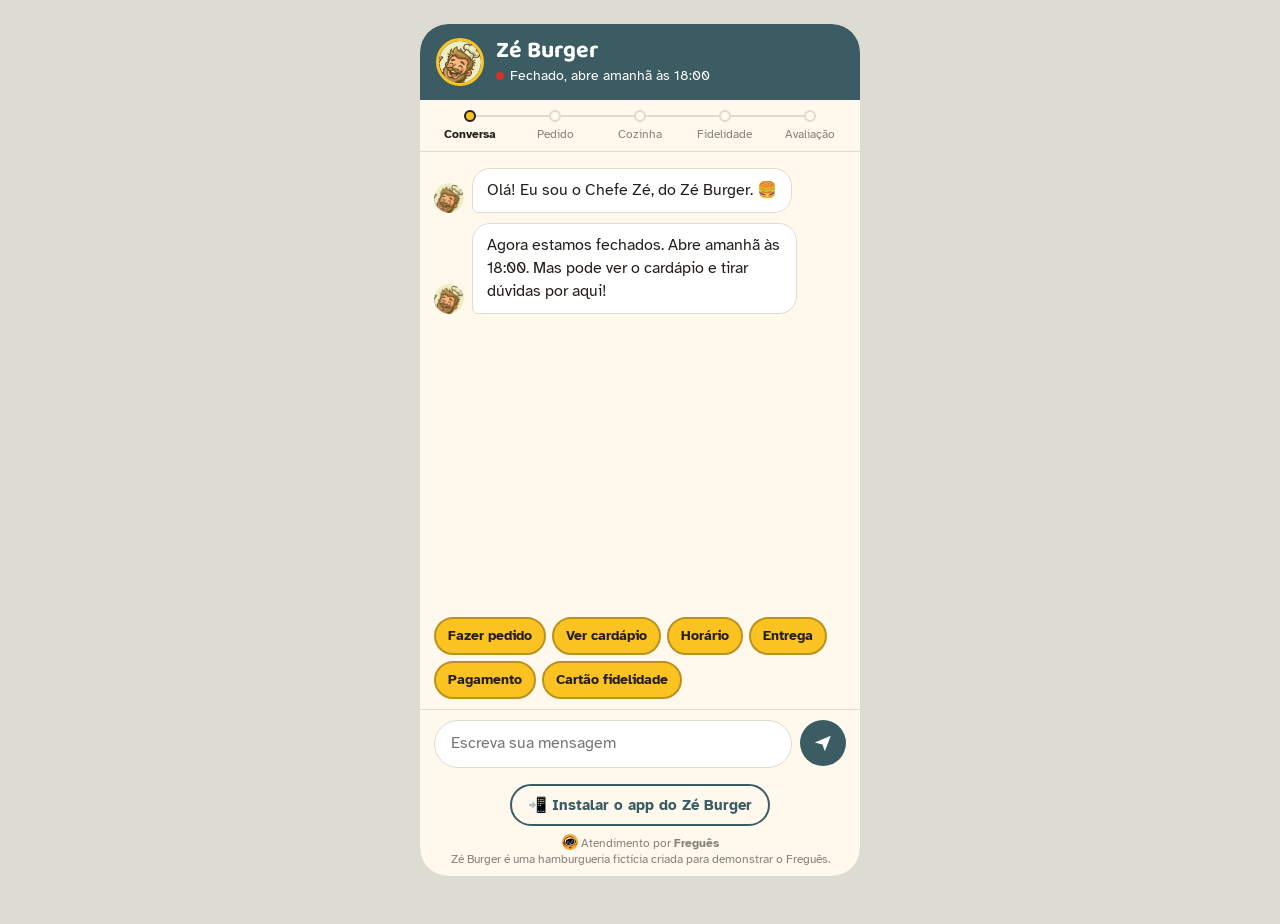
<file: index.html>
<!DOCTYPE html>
<html lang="pt-BR">
<head>
  <meta charset="UTF-8">
  <meta name="viewport" content="width=device-width, initial-scale=1, viewport-fit=cover">
  <title>Atendimento | Freguês</title>
  <meta name="description" content="Atendimento, pedidos e fidelidade para pequenos negócios de alimentação.">
  <meta name="theme-color" content="#3B5C63">
  <link rel="icon" href="assets/img/favicon.ico" sizes="48x48">
  <link rel="apple-touch-icon" href="assets/img/apple-touch-icon.png">
  <link rel="preconnect" href="https://fonts.googleapis.com">
  <link rel="preconnect" href="https://fonts.gstatic.com" crossorigin>
  <link href="https://fonts.googleapis.com/css2?family=Atkinson+Hyperlegible:wght@400;700&family=Baloo+2:wght@600;700&display=swap" rel="stylesheet">
  <link rel="stylesheet" href="css/estilos.css">
</head>
<body>
  <div class="app">
    <header class="cabecalho">
      <img id="avatar-da-loja" class="cabecalho__avatar" src="" alt="">
      <div>
        <h1 id="nome-da-loja" class="cabecalho__nome">Carregando…</h1>
        <p id="status-da-loja" class="cabecalho__status"></p>
      </div>
    </header>

    <nav aria-label="Etapas do atendimento">
      <ol class="jornada">
        <li aria-current="step">Conversa</li>
        <li>Pedido</li>
        <li>Cozinha</li>
        <li>Fidelidade</li>
        <li>Avaliação</li>
      </ol>
    </nav>

    <main id="mensagens" class="mensagens" role="log" aria-live="polite" aria-label="Conversa com a loja"></main>

    <div id="resumo-pedido" class="resumo" aria-live="polite" hidden></div>

    <div id="opcoes" class="opcoes" aria-label="Respostas rápidas"></div>

    <form id="formulario-mensagem" class="escrever">
      <label for="campo-mensagem" class="visualmente-oculto">Escreva sua mensagem</label>
      <input id="campo-mensagem" type="text" placeholder="Escreva sua mensagem" maxlength="300" autocomplete="off">
      <button type="submit" aria-label="Enviar mensagem">
        <svg viewBox="0 0 24 24" width="22" height="22" aria-hidden="true"><path d="M3 11.5 20.5 4 14 21l-2.6-7.4L3 11.5Z" fill="currentColor"/></svg>
      </button>
    </form>

    <footer class="rodape">
      <button id="botao-instalar" class="botao-instalar" type="button" hidden>📲 Instalar o app</button>
      <p><img src="assets/img/favicon-32.png" alt="" width="16" height="16"> Atendimento por <strong>Freguês</strong></p>
      <p>Zé Burger é uma hamburgueria fictícia criada para demonstrar o Freguês.</p>
    </footer>
  </div>

  <script type="module" src="js/main.js"></script>
</body>
</html>
</file>
<file: css/estilos.css>
/* estilos.css
   As cores e fontes vêm do tema da loja (tema.js preenche as variáveis).
   Os valores abaixo são só um padrão caso o tema não carregue. */

:root {
  --cor-fundo: #FFF8EC;
  --cor-principal: #3B5C63;
  --cor-texto-sobre-principal: #FFFFFF;
  --cor-destaque: #FAC322;
  --cor-texto: #231F1C;
  --cor-alerta: #D7322A;
  --fonte-titulos: system-ui, sans-serif;
  --fonte-texto: system-ui, sans-serif;

  --cor-suave: color-mix(in srgb, var(--cor-texto) 55%, var(--cor-fundo));
  --cor-linha: color-mix(in srgb, var(--cor-texto) 14%, var(--cor-fundo));
  color-scheme: light;
}

*,
*::before,
*::after {
  box-sizing: border-box;
}

html,
body {
  height: 100%;
  margin: 0;
}

body {
  font-family: var(--fonte-texto);
  font-size: 1rem;
  line-height: 1.45;
  color: var(--cor-texto);
  background: color-mix(in srgb, var(--cor-principal) 18%, var(--cor-fundo));
}

/* No celular o chat ocupa a tela toda; no computador vira uma coluna central. */
.app {
  display: flex;
  flex-direction: column;
  height: 100dvh;
  max-width: 440px;
  margin: 0 auto;
  background: var(--cor-fundo);
}

@media (min-width: 600px) {
  .app {
    height: calc(100dvh - 48px);
    margin-top: 24px;
    border-radius: 28px;
    overflow: hidden;
    outline: 1px solid var(--cor-linha);
  }
}

/* ---------- Cabeçalho ---------- */

.cabecalho {
  display: flex;
  align-items: center;
  gap: 12px;
  padding: 14px 16px;
  padding-top: max(14px, env(safe-area-inset-top));
  background: var(--cor-principal);
  color: var(--cor-texto-sobre-principal);
}

.cabecalho__avatar {
  width: 48px;
  height: 48px;
  border-radius: 50%;
  border: 3px solid var(--cor-destaque);
  object-fit: cover;
  flex-shrink: 0;
}

.cabecalho__nome {
  margin: 0;
  font-family: var(--fonte-titulos);
  font-weight: 700;
  font-size: 1.45rem;
  line-height: 1.1;
}

.cabecalho__status {
  margin: 2px 0 0;
  font-size: 0.875rem;
  display: flex;
  align-items: center;
  gap: 6px;
}

.cabecalho__status::before {
  content: "";
  width: 8px;
  height: 8px;
  border-radius: 50%;
  background: var(--cor-destaque);
}

.cabecalho__status.status--fechado::before {
  background: var(--cor-alerta);
}

/* ---------- Jornada do cliente ---------- */

.jornada {
  display: grid;
  grid-template-columns: repeat(5, 1fr);
  margin: 0;
  padding: 10px 8px 8px;
  list-style: none;
  border-bottom: 1px solid var(--cor-linha);
}

.jornada li {
  position: relative;
  display: flex;
  flex-direction: column;
  align-items: center;
  gap: 4px;
  font-size: 0.72rem;
  color: var(--cor-suave);
}

/* ponto de cada etapa */
.jornada li::before {
  content: "";
  width: 12px;
  height: 12px;
  border-radius: 50%;
  border: 2px solid var(--cor-linha);
  background: var(--cor-fundo);
  z-index: 1;
}

/* linha que liga as etapas */
.jornada li + li::after {
  content: "";
  position: absolute;
  top: 5px;
  right: 50%;
  width: 100%;
  height: 2px;
  background: var(--cor-linha);
}

.jornada li[aria-current="step"] {
  color: var(--cor-texto);
  font-weight: 700;
}

.jornada li[aria-current="step"]::before {
  background: var(--cor-destaque);
  border-color: var(--cor-texto);
}

/* ---------- Mensagens ---------- */

.mensagens {
  flex: 1;
  overflow-y: auto;
  padding: 16px 14px 8px;
  display: flex;
  flex-direction: column;
  gap: 10px;
}

.mensagem {
  display: flex;
  align-items: flex-end;
  gap: 8px;
  max-width: 88%;
}

.mensagem--cliente {
  align-self: flex-end;
}

.mensagem__avatar {
  width: 30px;
  height: 30px;
  border-radius: 50%;
  object-fit: cover;
  flex-shrink: 0;
}

.mensagem__balao {
  padding: 10px 14px;
  border-radius: 18px;
  overflow-wrap: anywhere;
}

.mensagem--bot .mensagem__balao {
  background: #FFFFFF;
  border: 1px solid var(--cor-linha);
  border-bottom-left-radius: 6px;
}

.mensagem--cliente .mensagem__balao {
  background: var(--cor-principal);
  color: var(--cor-texto-sobre-principal);
  border-bottom-right-radius: 6px;
}

.mensagem__balao p {
  margin: 0;
}

.mensagem__balao p + * ,
.mensagem__balao ul + p {
  margin-top: 8px;
}

/* lista do cardápio e dos bairros */
.lista-cardapio {
  margin: 8px 0 0;
  padding: 0;
  list-style: none;
  display: grid;
  gap: 8px;
}

.lista-cardapio li {
  display: grid;
  grid-template-columns: 1fr auto;
  column-gap: 12px;
}

.lista-cardapio .preco {
  font-weight: 700;
  white-space: nowrap;
}

.lista-cardapio small {
  grid-column: 1 / -1;
  color: var(--cor-suave);
  font-size: 0.85rem;
}

/* "digitando…" */
.digitando .mensagem__balao {
  display: flex;
  gap: 4px;
  padding: 14px 16px;
}

.digitando span {
  width: 7px;
  height: 7px;
  border-radius: 50%;
  background: var(--cor-suave);
  animation: pulsar 1s infinite ease-in-out;
}

.digitando span:nth-child(2) { animation-delay: 0.15s; }
.digitando span:nth-child(3) { animation-delay: 0.3s; }

@keyframes pulsar {
  0%, 80%, 100% { opacity: 0.3; transform: translateY(0); }
  40% { opacity: 1; transform: translateY(-3px); }
}

/* ---------- Respostas rápidas ---------- */

.opcoes {
  display: flex;
  flex-wrap: wrap;
  gap: 6px;
  padding: 0 14px 10px;
}

.opcoes:empty {
  display: none;
}

.opcao {
  font: inherit;
  font-weight: 700;
  font-size: 0.875rem;
  padding: 7px 12px;
  border-radius: 999px;
  border: 2px solid color-mix(in srgb, var(--cor-destaque) 70%, var(--cor-texto));
  background: var(--cor-destaque);
  color: var(--cor-texto);
  cursor: pointer;
}

.opcao:hover {
  background: color-mix(in srgb, var(--cor-destaque) 85%, var(--cor-texto));
}

.opcao__detalhe {
  margin-left: 6px;
  font-weight: 400;
  font-size: 0.8rem;
}

/* Opções de menor importância (voltar, finalizar, cancelar) */
.opcao--secundaria {
  background: transparent;
  border-color: var(--cor-linha);
}

.opcao--secundaria:hover {
  background: var(--cor-linha);
}

/* Adicionais: desmarcados ficam claros, marcados ficam na cor de destaque */
.opcao--marcavel {
  background: #FFFFFF;
  border-color: var(--cor-linha);
}

.opcao--marcavel:hover {
  background: color-mix(in srgb, var(--cor-destaque) 25%, #FFFFFF);
}

.opcao--marcavel[aria-pressed="true"] {
  background: var(--cor-destaque);
  border-color: color-mix(in srgb, var(--cor-destaque) 70%, var(--cor-texto));
}

.opcao--marcavel[aria-pressed="true"]::before {
  content: "✓ ";
}

.opcao--confirmar {
  background: var(--cor-principal);
  border-color: var(--cor-principal);
  color: var(--cor-texto-sobre-principal);
}

.opcao--confirmar:hover {
  background: color-mix(in srgb, var(--cor-principal) 85%, var(--cor-texto));
}

/* ---------- Resumo do pedido ---------- */

.resumo {
  margin: 0 14px 8px;
  padding: 8px 12px;
  border-radius: 12px;
  background: color-mix(in srgb, var(--cor-principal) 10%, var(--cor-fundo));
  border: 1px solid color-mix(in srgb, var(--cor-principal) 25%, var(--cor-fundo));
  font-size: 0.875rem;
  font-weight: 700;
}

.lista-totais {
  padding-top: 8px;
  border-top: 1px dashed var(--cor-linha);
  gap: 2px;
}

.botao-whatsapp {
  display: inline-block;
  margin-top: 10px;
  padding: 10px 16px;
  border-radius: 999px;
  background: var(--cor-principal);
  color: var(--cor-texto-sobre-principal);
  font-weight: 700;
  text-decoration: none;
}

.botao-whatsapp:hover {
  background: color-mix(in srgb, var(--cor-principal) 85%, var(--cor-texto));
}

/* ---------- Instalar o app ---------- */

.botao-instalar {
  display: block;
  margin: 0 auto 8px;
  font: inherit;
  font-size: 0.95rem;
  font-weight: 700;
  padding: 8px 16px;
  border-radius: 999px;
  border: 2px solid var(--cor-principal);
  background: transparent;
  color: var(--cor-principal);
  cursor: pointer;
}

.botao-instalar:hover {
  background: var(--cor-principal);
  color: var(--cor-texto-sobre-principal);
}

/* ---------- Chave Pix ---------- */

.chave-pix {
  display: flex;
  align-items: center;
  gap: 8px;
  margin: 8px 0 4px;
  padding: 6px 6px 6px 12px;
  border-radius: 12px;
  border: 2px dashed var(--cor-principal);
}

.chave-pix code {
  flex: 1;
  min-width: 0;
  overflow-wrap: anywhere;
  font-family: inherit;
  font-weight: 700;
}

.chave-pix__copiar {
  font: inherit;
  font-weight: 700;
  padding: 6px 14px;
  border: none;
  border-radius: 999px;
  background: var(--cor-principal);
  color: var(--cor-texto-sobre-principal);
  cursor: pointer;
  white-space: nowrap;
}

/* ---------- Cartão fidelidade ---------- */

.cartao-fidelidade {
  margin-top: 4px;
  padding: 14px;
  border-radius: 14px;
  background: var(--cor-principal);
  color: var(--cor-texto-sobre-principal);
}

.mensagem__balao p + .cartao-fidelidade {
  margin-top: 8px;
}

.cartao-fidelidade__titulo {
  font-family: var(--fonte-titulos);
  font-weight: 700;
  font-size: 1.1rem;
}

.cartao-fidelidade__selos {
  display: grid;
  grid-template-columns: repeat(5, 1fr);
  gap: 8px;
  margin: 10px 0;
}

.selo {
  aspect-ratio: 1;
  border-radius: 50%;
  border: 2px dashed color-mix(in srgb, var(--cor-texto-sobre-principal) 55%, transparent);
}

.selo--cheio {
  border: 2px solid var(--cor-destaque);
  background: var(--cor-destaque) center / cover;
}

.cartao-fidelidade__legenda {
  font-weight: 700;
}

.cartao-fidelidade small {
  opacity: 0.85;
}

/* ---------- Campo de mensagem ---------- */

.escrever {
  display: flex;
  gap: 8px;
  padding: 10px 14px;
  border-top: 1px solid var(--cor-linha);
  background: var(--cor-fundo);
}

.escrever input {
  flex: 1;
  min-width: 0;
  font: inherit;
  padding: 11px 16px;
  border-radius: 999px;
  border: 1px solid var(--cor-linha);
  background: #FFFFFF;
  color: var(--cor-texto);
}

.escrever button {
  width: 46px;
  height: 46px;
  flex-shrink: 0;
  display: grid;
  place-items: center;
  border: none;
  border-radius: 50%;
  background: var(--cor-principal);
  color: var(--cor-texto-sobre-principal);
  cursor: pointer;
}

.escrever input:focus-visible {
  outline: 2px solid var(--cor-principal);
  outline-offset: 1px;
}

/* ---------- Rodapé ---------- */

.rodape {
  padding: 6px 14px;
  padding-bottom: max(8px, env(safe-area-inset-bottom));
  text-align: center;
  font-size: 0.72rem;
  color: var(--cor-suave);
}

.rodape p {
  margin: 0;
}

.rodape img {
  vertical-align: -3px;
}

/* ---------- Acessibilidade ---------- */

:focus-visible {
  outline: 3px solid var(--cor-texto);
  outline-offset: 2px;
}

.visualmente-oculto {
  position: absolute;
  width: 1px;
  height: 1px;
  overflow: hidden;
  clip-path: inset(50%);
  white-space: nowrap;
}

@media (prefers-reduced-motion: reduce) {
  .digitando span {
    animation: none;
    opacity: 0.6;
  }
}
</file>
